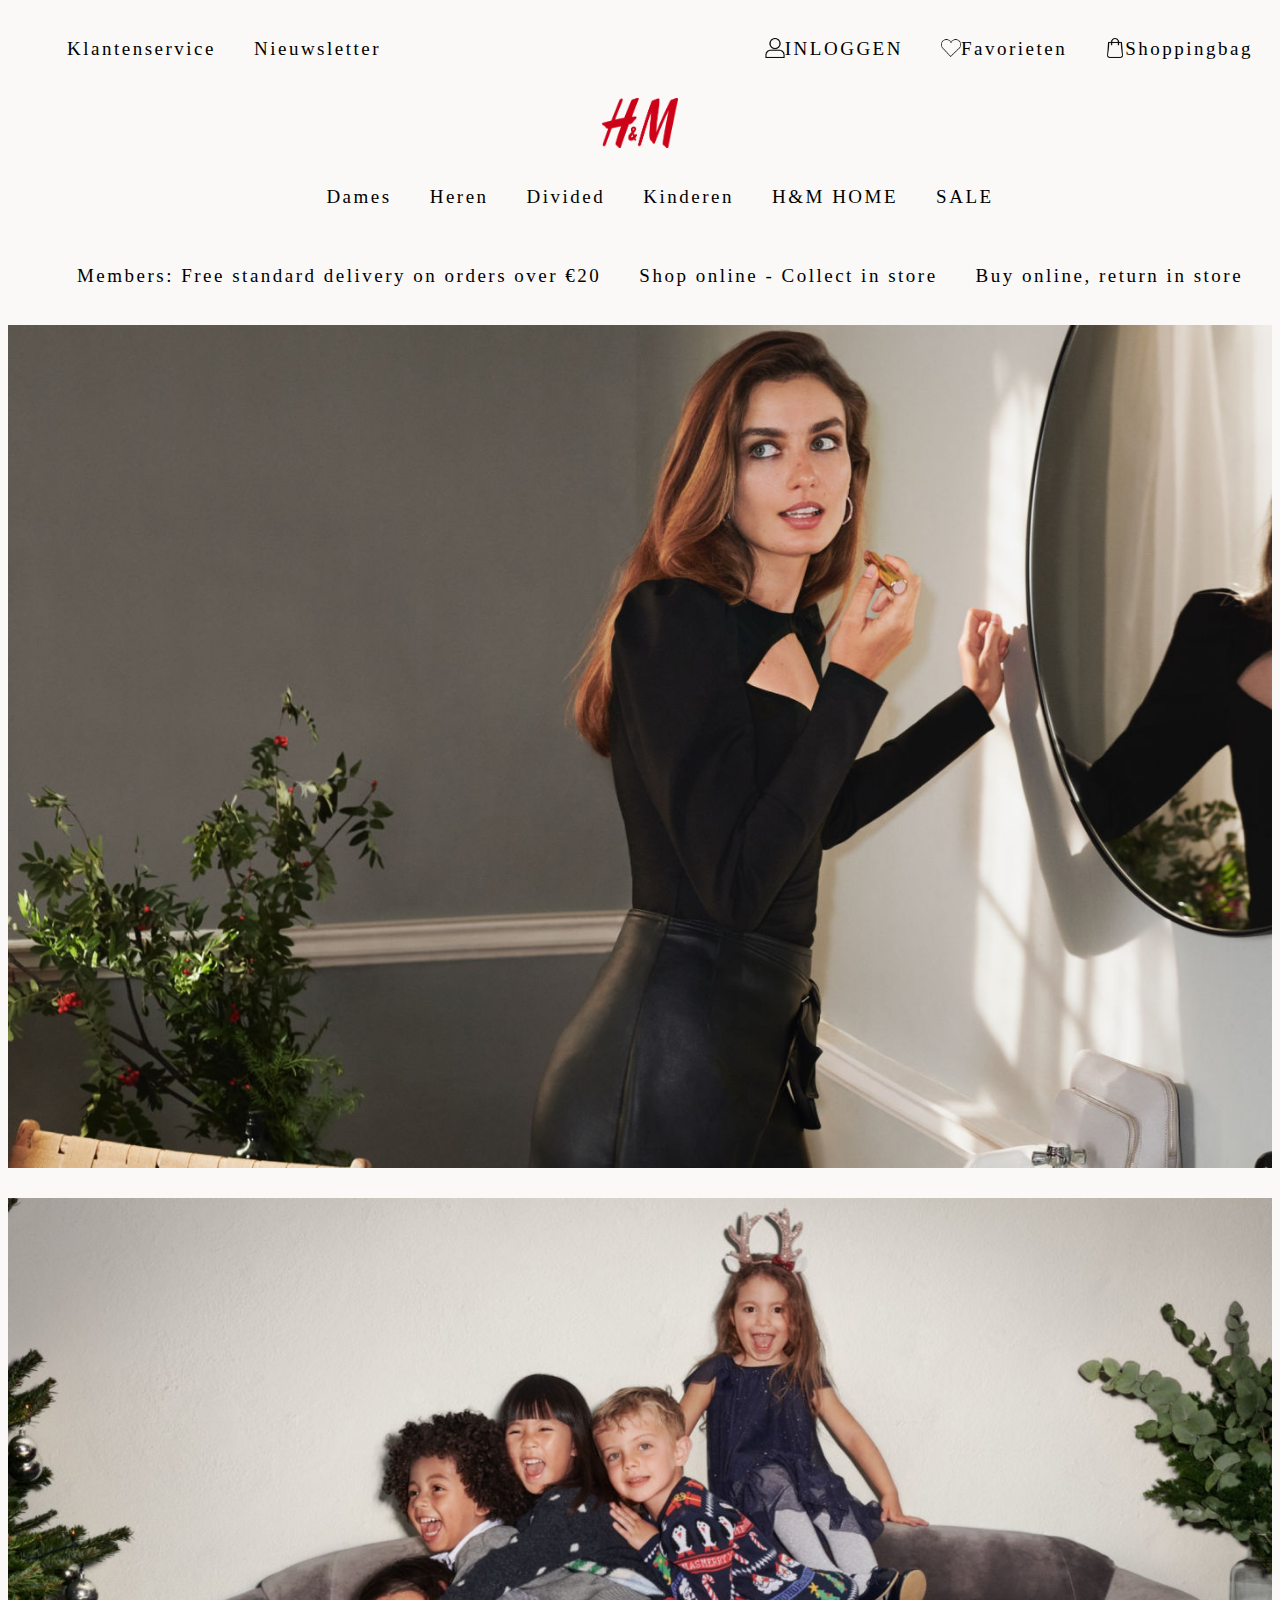
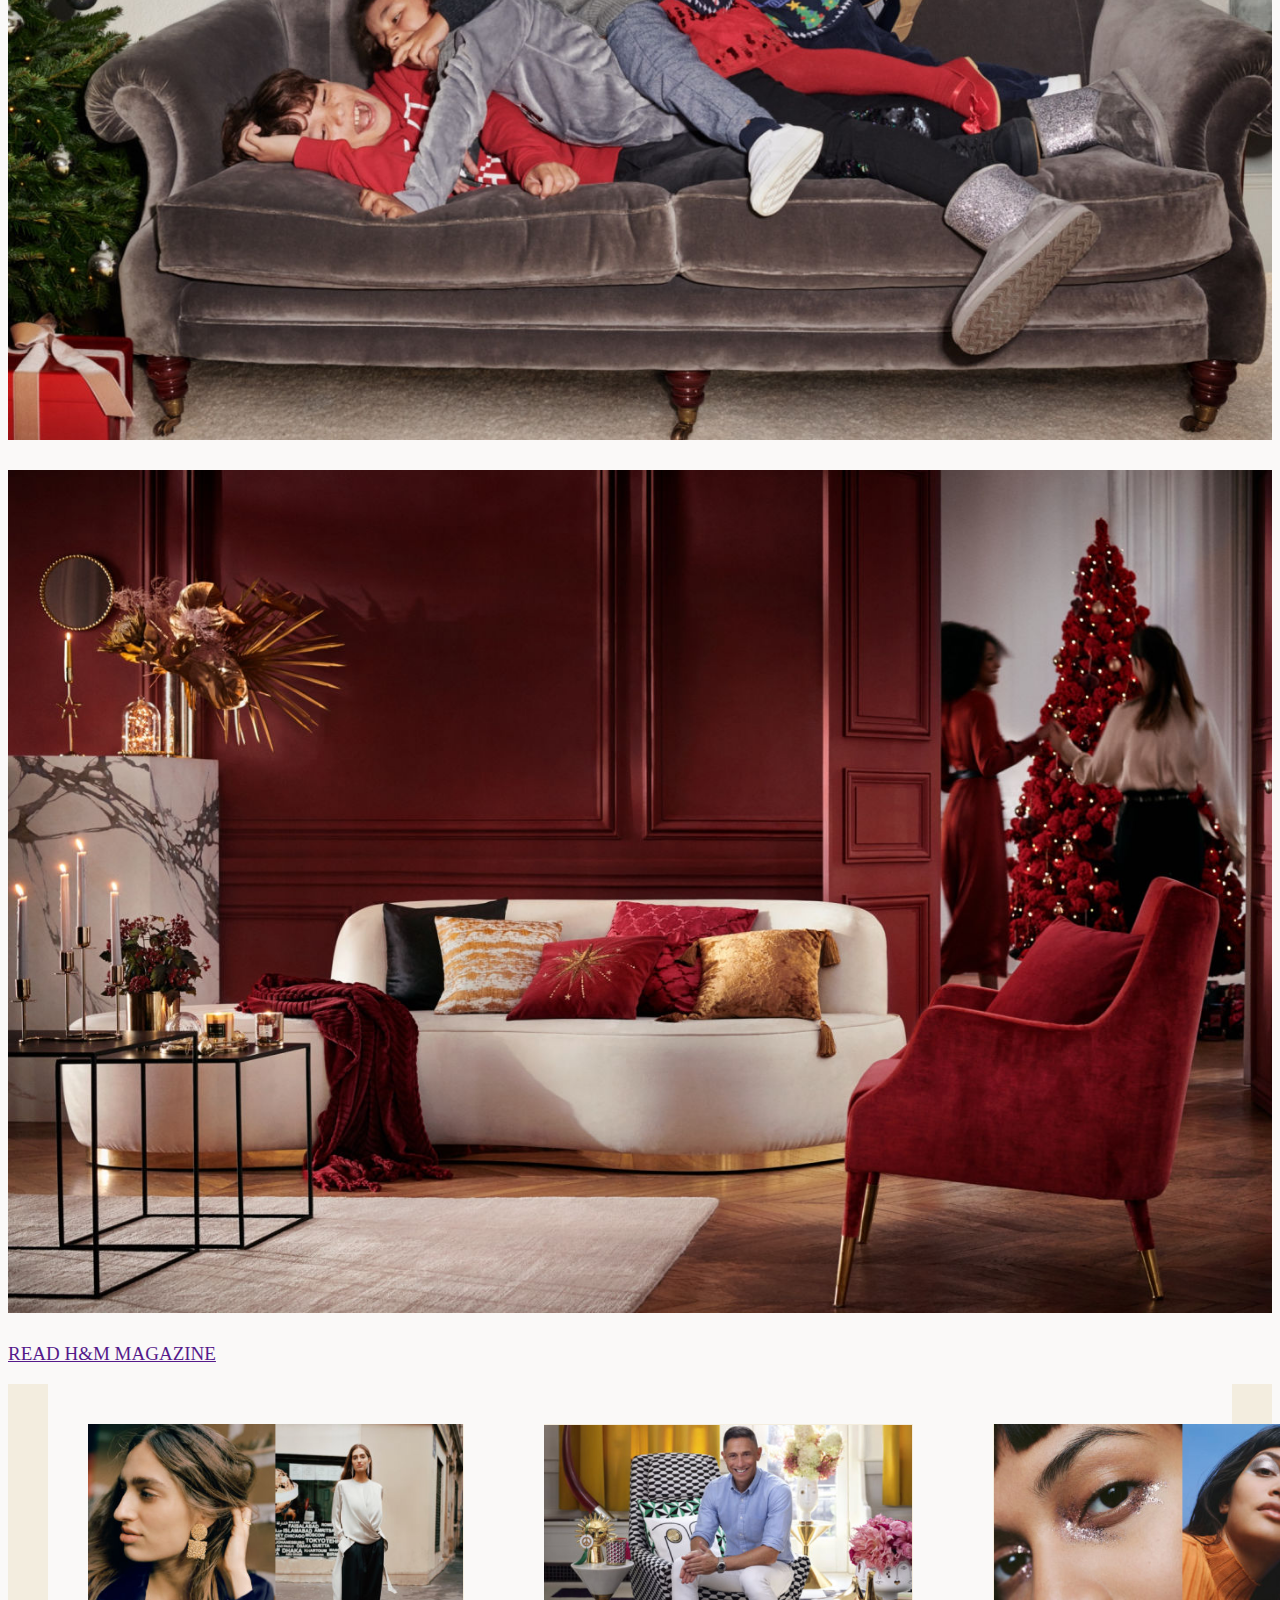
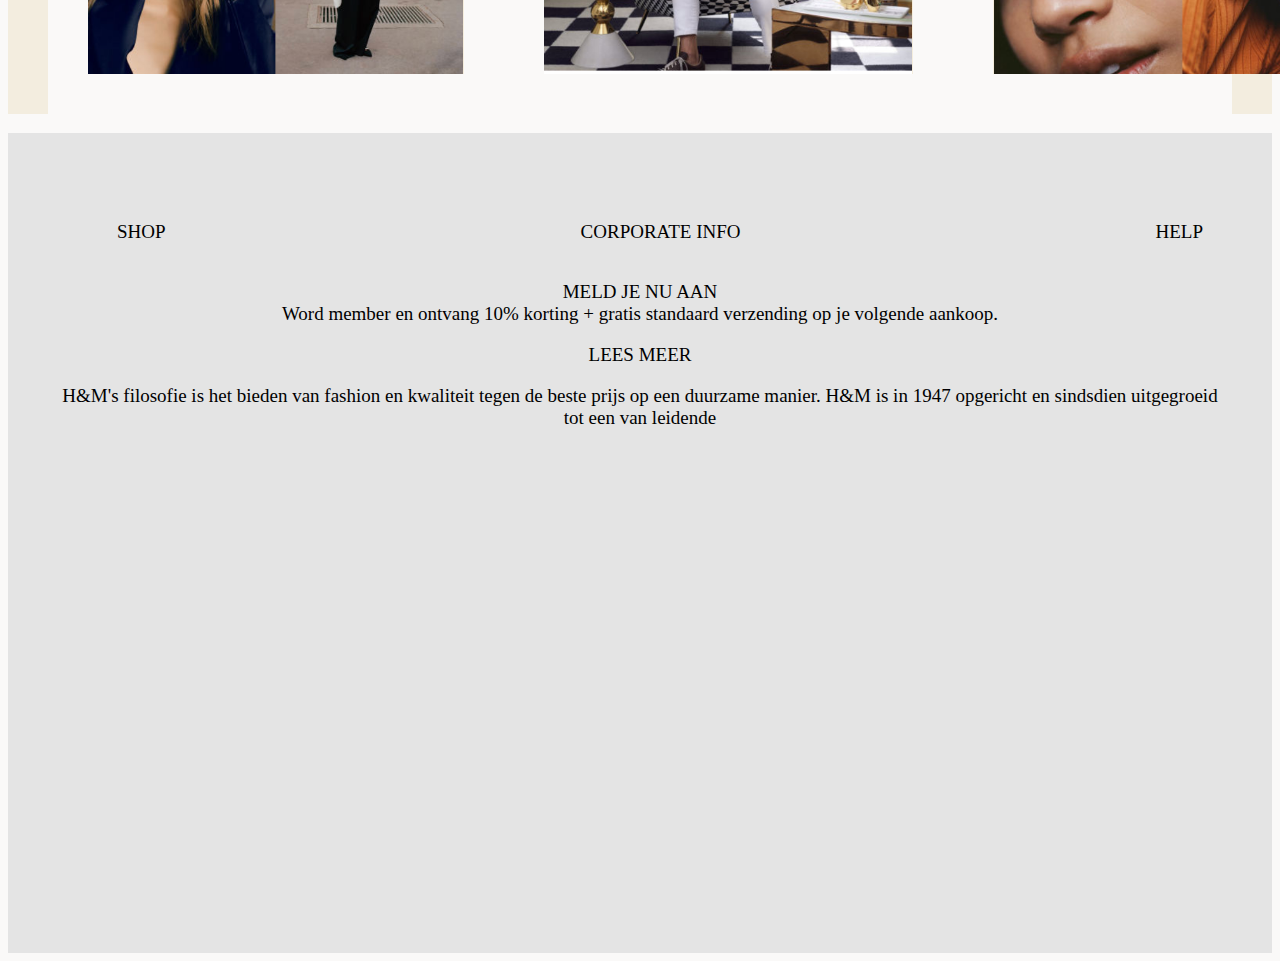
<file: week2/week1/index.html>
<!DOCTYPE html>
<html lang="en">

<head>
	<meta charset="UTF-8">
	<title>Hm site</title>
	<link rel="stylesheet" href="style.css">
</head>

<body>

	<header>

		<nav>

			<ul>
				<div>
					<li>Klantenservice</li>
					<li>Nieuwsletter</li>
				</div>
				<div id="iconen">
					<li><a href="INLOGGEN">INLOGGEN</a><img src="images/pop.png" alt="hartje"></li>
					<li><a href="Favorieten">Favorieten</a><img src="images/hart.png" alt="hartje"></li>
					<li><a href="">Shoppingbag<img src="images/bag.png" alt="hartje"></a></li>
				</div>
			</ul>

			<img src="images/hm.png" alt="hm logo">


			<ul>
				<li>Dames</li>
				<li>Heren</li>
				<li>Divided</li>
				<li>Kinderen</li>
				<li>H&amp;M HOME</li>
				<li>SALE</li>
			</ul>


			<ul>
				<li>Members: Free standard delivery on orders over €20</li>
				<li>Shop online - Collect in store</li>
				<li>Buy online, return in store</li>
			</ul>

		</nav>

	</header>

	<main>
		<article>
			<img src="images/foto1.jpg" alt="mevrouw in zwarte jurk">
			<img src="images/foto3.jpg" alt="kinderen op een bank">
			<img src="images/foto4.jpg" alt="mooie kamer">
		</article>

		<article>
			
			<a href="">READ H&amp;M MAGAZINE</a>
				


			<div id="magazine">
				<figure>
					<img src="images/magazine1.png" alt="">
					<img src="images/Magazine2.png" alt="">
					<img src="images/Magazine3.png" alt="">
				</figure>
			</div>
		</article>

	</main>

	<footer>

		<ul>
			<li>SHOP</li>
			<li>CORPORATE INFO</li>
			<li>HELP</li>

		</ul>

		<p>MELD JE NU AAN <br>Word member en ontvang 10% korting + gratis standaard verzending op je volgende aankoop. </p>

		<p id="link">LEES MEER</p>

		<p>
			H&amp;M's filosofie is het bieden van fashion en kwaliteit tegen de beste prijs op een duurzame manier. H&amp;M is in 1947 opgericht en sindsdien uitgegroeid tot een van leidende


		</p>

	</footer>

</body>

</html>
</file>
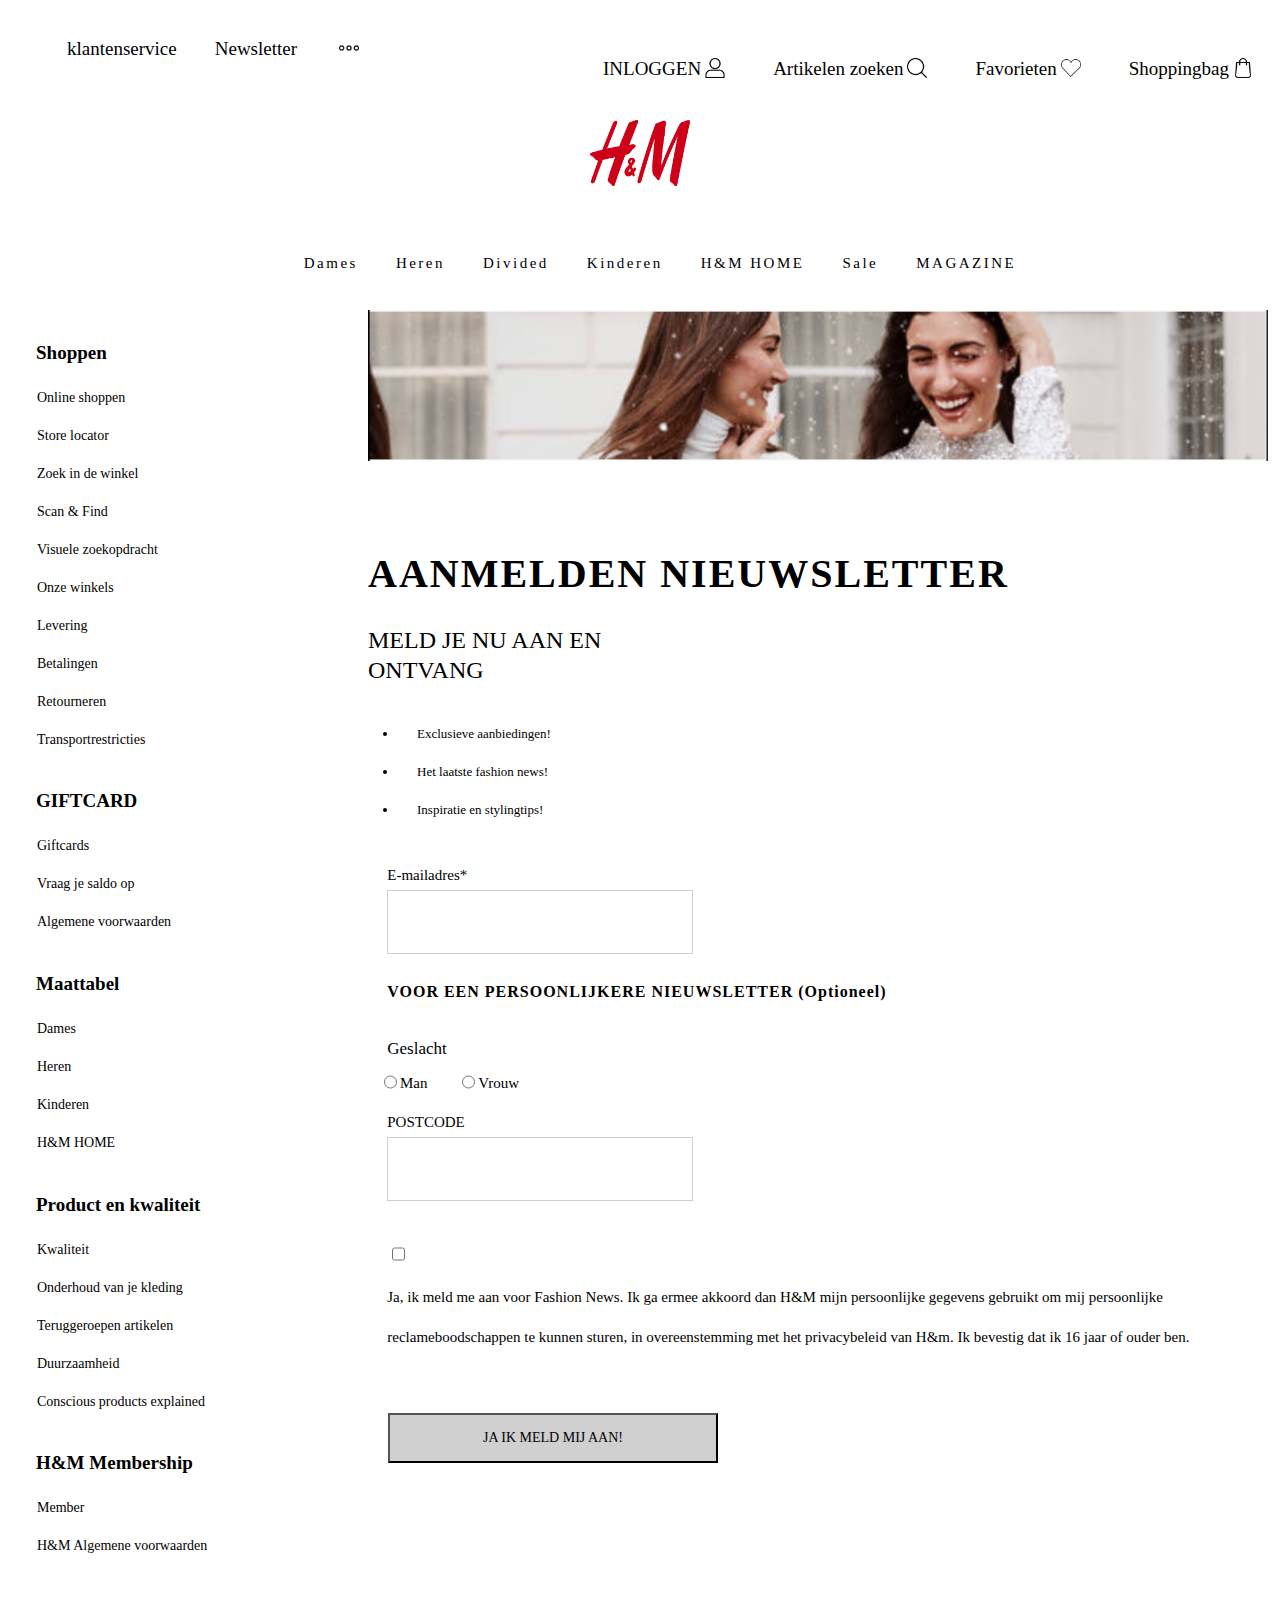
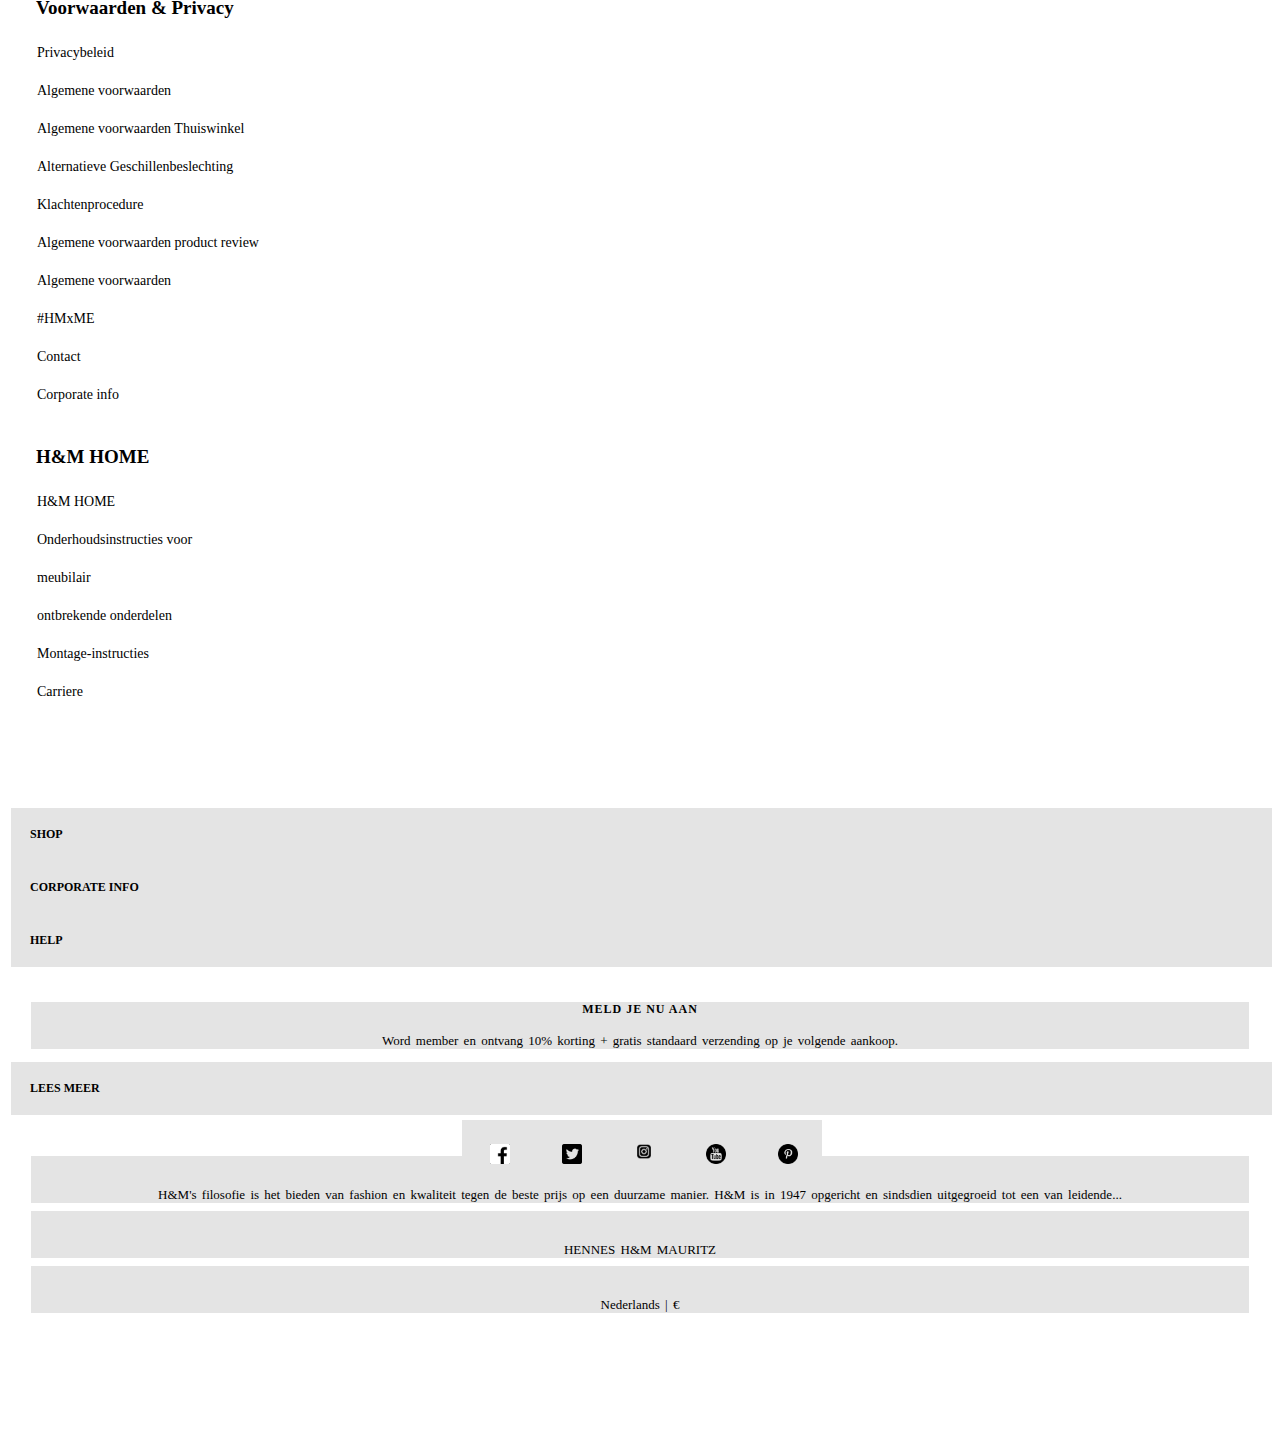
<file: docs/nieuws.html>
<!DOCTYPE html>
<html lang="en">

<head>
	<meta charset="UTF-8">
	<title>nieuwsletter</title>
	<link rel="stylesheet" href="style.css">
	<meta name="viewport" content="width=device-width, initial-scale=1">

</head>

<body class="detail">
	<!--Hamburgermenu achter het icoontje-->
	<div>
		<nav class="navigation">
			<ul id="animator">
				<li>
					<img src="images/pop.png" alt="hartje">
					<a href="INLOGGEN" class="height">INLOGGEN</a>
				</li>
				<!--https://nl.freepik.com/iconen-gratis-->

				<li>HM.com</li>
				<li>Dames</li>
				<li>Divided</li>
				<li>Heren</li>
				<li>Kinderen</li>
				<li>H&amp;M HOME</li>
				<li>Sale</li>
				<li>MAGAZINE</li>

				<li>Klantenservice</li>
				<li>Store locator</li>
				<li><a href="nieuws.html">Newsletter</a></li>
				<li>GIFTCARD</li>
				<li>Modus hoog contrast inschakelen</li>
			</ul>
		</nav>
	</div>

	<!--Navigatie balk-->
	<header>
		<nav>
			<ul>
				<!--Hmaburger icoon-->

				<div class="hamburger">
					<span></span>
				</div>

				<!--Links boven de 3 elementen-->
				<div>
					<li>klantenservice</li>
					<li><a href="nieuws.html">Newsletter</a></li>
					<li><img src="images/3dots.png" alt="drie puntjes"></li>
					<!--https://nl.freepik.com/iconen-gratis-->
				</div>

				<!--Logo rechts naast hamburgermenu, verdwijnt als die groter wordt-->
				<figure>
					<a href="index.html"><img src="images/hm.png" alt="hm logo"></a>
					<!--https://hm.com-->
				</figure>

				<!--Iconen en links rechts boven op de site-->
				<div>
					<li><a href="INLOGGEN">INLOGGEN</a><img src="images/pop.png" alt="hartje"></li>
					<!--https://nl.freepik.com/iconen-gratis-->

					<li><a href="Zoekbalk">Artikelen zoeken</a>
						<img src="images/zoek.png" alt="vergrootglas"></li>
					<!--https://nl.freepik.com/iconen-gratis-->

					<li><a href="Favorieten" class="height">Favorieten</a><img src="images/hart.png" alt="hartje"></li>
					<!--https://nl.freepik.com/iconen-gratis-->

					<li><a href="shoppingbag" class="height">Shoppingbag</a><img src="images/bag.png" alt="hartje"></li>
					<!--https://nl.freepik.com/iconen-gratis-->
				</div>
			</ul>
		</nav>
	</header>


	<main class="mainnieuws">

		<!--Tekst boven de afbeeldingen, verschijnt bij mobiel-->
		<p>Hm.com /Klantenservice /Newsletter</p>

		<!--logo in het midden op de pagina, verdwijnt bij mobiel-->
		<figure>
			<a href="index.html"><img src="images/hm.png" alt="hm logo"></a>
			<!--https://hm.com-->
		</figure>

		<!--Horizontaal menu onder het logo-->
		<div>
			<ul>
				<li>Dames</li>
				<li>Heren</li>
				<li>Divided</li>
				<li>Kinderen</li>
				<li>H&amp;M HOME</li>
				<li>Sale</li>
				<li>MAGAZINE</li>
			</ul>
		</div>

		<!--Menu links op de pagina, verdwijnt bij mobiel-->
		<div>
			<section>
				<h5>Shoppen</h5>
				<ul>
					<li>Online shoppen</li>
					<li>Store locator</li>
					<li>Zoek in de winkel</li>
					<li>Scan &amp; Find</li>
					<li>Visuele zoekopdracht</li>
					<li>Onze winkels</li>
					<li>Levering</li>
					<li>Betalingen</li>
					<li>Retourneren</li>
					<li>Transportrestricties</li>
				</ul>
			</section>

			<section>
				<h5>GIFTCARD</h5>
				<ul>
					<li>Giftcards</li>
					<li>Vraag je saldo op</li>
					<li>Algemene voorwaarden</li>
				</ul>
			</section>

			<section>
				<h5>Maattabel</h5>
				<ul>
					<li>Dames</li>
					<li>Heren</li>
					<li>Kinderen</li>
					<li>H&amp;M HOME</li>
				</ul>
			</section>

			<section>
				<h5>Product en kwaliteit</h5>
				<ul>
					<li>Kwaliteit</li>
					<li>Onderhoud van je kleding</li>
					<li>Teruggeroepen artikelen</li>
					<li>Duurzaamheid</li>
					<li>Conscious products explained</li>
				</ul>
			</section>

			<section>
				<h5>H&amp;M Membership</h5>
				<ul>
					<li>Member</li>
					<li>H&amp;M Algemene voorwaarden</li>
				</ul>
			</section>

			<section>
				<h5>Voorwaarden &amp; Privacy</h5>
				<ul>
					<li>Privacybeleid</li>
					<li>Algemene voorwaarden</li>
					<li>Algemene voorwaarden Thuiswinkel</li>
					<li>Alternatieve Geschillenbeslechting</li>
					<li>Klachtenprocedure</li>
					<li>Algemene voorwaarden product review</li>
					<li>Algemene voorwaarden </li>
					<li>#HMxME</li>
					<li>Contact</li>
					<li>Corporate info</li>
				</ul>
			</section>
			
			<section>
				<h5>H&amp;M HOME</h5>
				<ul>
					<li>H&amp;M HOME</li>
					<li>Onderhoudsinstructies voor</li>
					<li>meubilair</li>
					<li>ontbrekende onderdelen</li>
					<li>Montage-instructies</li>
					<li>Carriere</li>
				</ul>
			</section>
		</div>

		<!--Foto boven aan de pagina-->
		<figure>
			<img src="images/nieuws1.png" alt="twee lachende vrouwen in de sneeuw">
			<!--https://www2.hm.com/nl_nl/customer-service/newsletter.html-->

		</figure>

		<h2>
			AANMELDEN NIEUWSLETTER
		</h2>
		<h3>
			MELD JE NU AAN EN ONTVANG
		</h3>

		<!--Lijst van drie punten bij de form-->
		<div>
			<ul>
				<li>Exclusieve aanbiedingen!</li>
				<li>Het laatste fashion news!</li>
				<li>Inspiratie en stylingtips!</li>
			</ul>
		</div>

		<!--Invul formulier-->
		<form action="bedankt.html">
			<fieldset>

				<label for="email">E-mailadres*</label>
				<input type="email" id="email" >

				<h4>
					VOOR EEN PERSOONLIJKERE NIEUWSLETTER (Optioneel)
				</h4>

				<p>Geslacht</p>
				<div>
					<input type="radio" id="Vrouw" name="geslacht">
					<label for="Vrouw">Vrouw</label>

					<input type="radio" id="Man" name="geslacht">
					<label for="Man">Man</label>
				</div>

				<label for="POSTCODE" id="postcode">POSTCODE</label>
				<input type="text" id="POSTCODE">
				<div>
					<input type="checkbox" id="aanmelden">
					<label for="aanmelden">Ja, ik meld me aan voor Fashion News. Ik ga ermee akkoord dan H&amp;M mijn persoonlijke gegevens gebruikt om mij persoonlijke reclameboodschappen te kunnen sturen, in overeenstemming met het privacybeleid van H&amp;m. Ik bevestig dat ik 16 jaar of ouder ben. </label>

				</div>
			</fieldset>
			<button type="submit"> JA IK MELD MIJ AAN!</button>

		</form>

	</main>


	<footer>

		<!--Menu in de footer -->
		<ul>
			<li>SHOP</li>
			<li>CORPORATE INFO</li>
			<li>HELP</li>
		</ul>

		<h4>MELD JE NU AAN </h4>

		<p>Word member en ontvang 10% korting + gratis standaard verzending op je volgende aankoop. </p>

		<ul>
			<li>LEES MEER</li>
		</ul>

		<!--Social media iconen in de footer-->
		<ul>
			<li><img src="images/facbook.png" alt=""></li>
			<!--https://google-->
			<li><img src="images/twitter.png" alt=""></li>
			<!--https://google-->
			<li><img src="images/insta.png" alt=""></li>
			<!--https://google-->
			<li><img src="images/youtube.png" alt=""></li>
			<!--https://google-->
			<li><img src="images/pinterest.png" alt=""></li>
			<!--https://google-->
		</ul>

		<!--tekst onder de iconen-->
		<p>
			H&amp;M's filosofie is het bieden van fashion en kwaliteit tegen de beste prijs op een duurzame manier. H&amp;M is in 1947 opgericht en sindsdien uitgegroeid tot een van leidende...
		</p>

		<p>
			HENNES H&amp;M MAURITZ
		</p>

		<p>Nederlands | €</p>

	</footer>
	<script src="hm.js"></script>
</body>

</html>
</file>
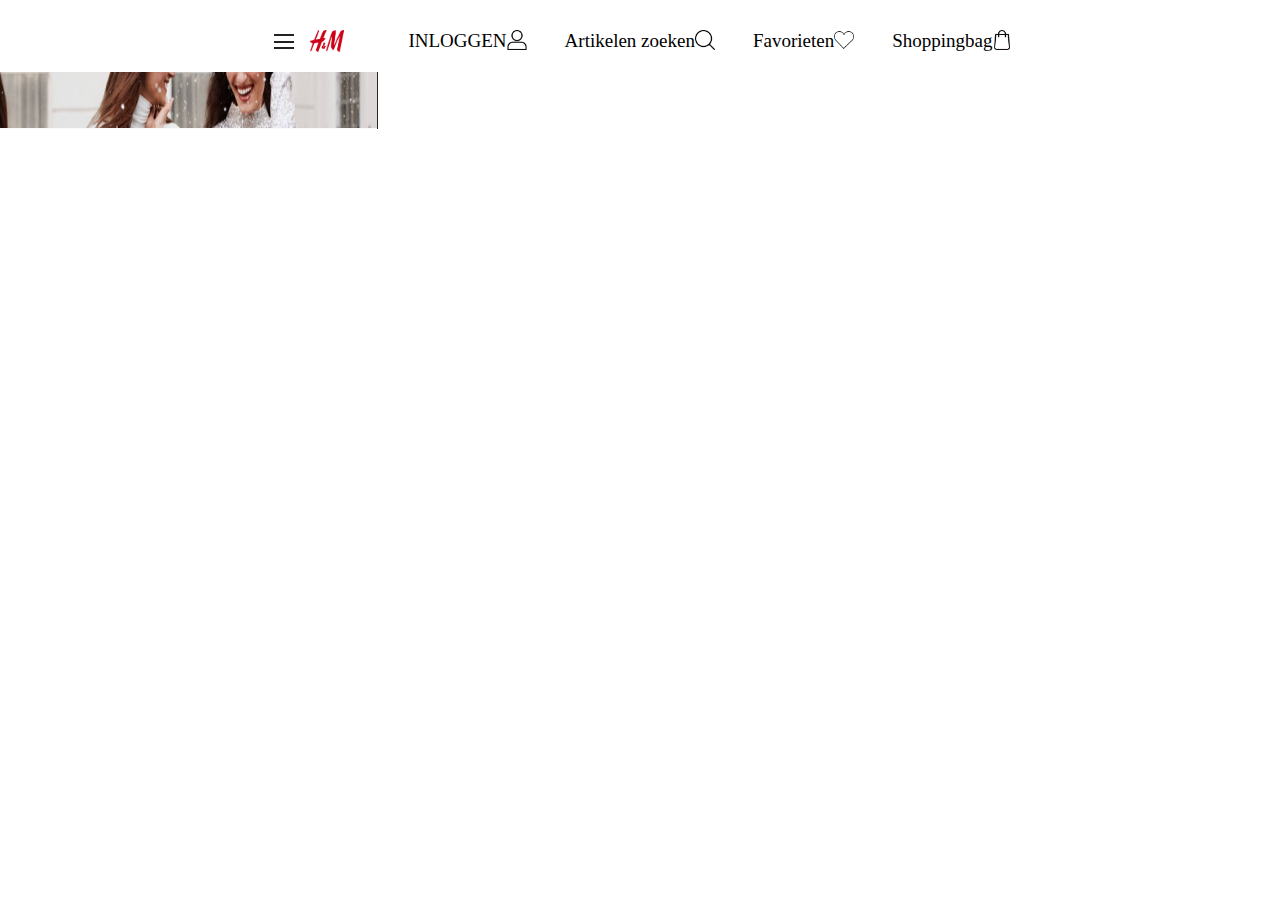
<file: docs/images/nieuwsletter.htm>
<!DOCTYPE html>
<!-- saved from url=(0040)http://127.0.0.1:57069/week1/nieuws.html -->
<html lang="en"><head><meta http-equiv="Content-Type" content="text/html; charset=UTF-8">
	
	<title>nieuwsletter</title>
	<link rel="stylesheet" href="./nieuwsletter_files/style.css">
	<meta name="viewport" content="width=device-width, initial-scale=1">

</head>
<body>

	<header>

		<nav>

			<ul>
				<div class="hamburger">
					<span></span>
				</div>

				<figure>
					<img src="./nieuwsletter_files/hm.png" alt="hm logo">
				</figure>


				<div id="iconen">
					<li><a href="http://127.0.0.1:57069/week1/INLOGGEN">INLOGGEN</a><img src="./nieuwsletter_files/pop.png" alt="hartje"></li>

					<li><a href="http://127.0.0.1:57069/week1/Zoekbalk">Artikelen zoeken</a>
						<img src="./nieuwsletter_files/zoek.png" alt="vergrootglas"></li>

					<li><a href="http://127.0.0.1:57069/week1/Favorieten">Favorieten</a><img src="./nieuwsletter_files/hart.png" alt="hartje"></li>

					<li><a href="http://127.0.0.1:57069/week1/shoppingbag">Shoppingbag</a><img src="./nieuwsletter_files/bag.png" alt="hartje"></li>
				</div>


			</ul>

		</nav>

	</header>

	<main>
		<figure>
			<img id="nieuwsletter" src="./nieuwsletter_files/nieuws1.png" alt="twee lachende vrouwen in de sneeuw">
		</figure>
	</main>

	<script src="./nieuwsletter_files/hm.js"></script>



</body></html>
</file>
<file: week2/week1/style.css>
* {
	background-color: #FAF9F8;
	font-family: avenir next;
	font-size: 19px;
}

nav a {
	text-decoration: none;
	color: black;
}

nav ul {
	
	display: flex;
	flex-direction: row;
	list-style-type: none;
	justify-content: center;
	letter-spacing: 2.5px;
	font-weight: 400;

}


div img {
	width: 20px;
	height: auto;
}

li:hover {
	text-decoration: underline;
}

li {
	padding: 1rem;
}

ul:first-child {
	display: flex;
	flex-direction: row;
	justify-content: space-between;
}

ul:first-child div {
	display: flex;
}

img {
	height: 50px;
	display: block;
	margin-left: auto;
	margin-right: auto;
	margin-bottom: 1px;
}

/ul:last-child {
	width: 800;
	font-size: 16px;
	margin: 40px;
	align-items: center;
}


article {
	margin-left: auto;
	margin-right: auto;
}

article img {
	height: 845px;
	margin-bottom: 30px;
	max-width: 100%;
	height: auto;
}

#iconen img {
	float: left;
}

#iconen {
	word-spacing: 20px;
}

footer{
	background-color: #E4E4E4;
	height: 720px;
	padding: 50px;
	
}

footer ul{
	display: flex;
	flex-direction: column;

	background-color: #E4E4E4;
	list-style-type: none;
	
}

footer li {
		background-color: #E4E4E4;
}

footer p{
	background-color: #E4E4E4;
	text-align: center;

}

article p {
	text-align: center;
}

article a {
	
}

#magazine img {
	height: 250px;
	width: auto;
	margin: 40px;
	
}

#magazine {
	background-color: #F3EDDF;
	
}

#magazine figure{
	display: flex;
	flex-direction: row;
}
</file>
<file: docs/style.css>
/*Algemeen*/
* {

	font-family: avenir next;
	font-size: 19px;
}

li:hover {
	text-decoration: underline;
}

li {
	padding: 1rem;
}

a {
	text-decoration: underline;
	color: black;
	text-decoration: none;
}

a:hover {
	color: red;
}

li:hover {
	color: red;
}


/*Navigatie*/

/*link*/
ul:first-child div {
	display: flex;
}

/*Navigatie balk boven in*/
header {
	background-color: white;
	height: 30px;
	left: 0;
	padding: 21px 0;
	position: fixed;
	top: 0;
	width: 100%;
}

/*Iconen & logo*/
nav ul {
	display: flex;
	list-style-type: none;
	margin-top: -10px;
}

/*iconen + tekst*/
header nav ul div:last-child {
	margin-left: 500px;
	margin-top: 20px;
}




/*Iconen*/
li img {
	height: 20px;
	padding: -40px;
	float: right;
	width: 20px;
}

/*logo in het midden op de pagina*/
.mainindex figure:nth-of-type(1) img {
	display: flex;
	width: 100px;
	margin: auto;
	justify-content: center;
	margin-top: 40px;
	margin-bottom: -50px;
	transition: width 1s, height 1s, background-color 1s, transform 1s;

}

.mainindex figure:nth-of-type(1) img:hover {
	transform: rotate(360deg);
}

/*Horizontale menu onder logo*/
main div:nth-of-type(1) ul li {
	font-size: 15px;
	display: flex;
	float: left;
}

main div:nth-of-type(1) ul {
	margin-top: 100px;
	display: flex;
	justify-content: center;
}

/*3 zinnen boven de afbeeldingen*/
main div:nth-of-type(2) ul {
	display: flex;
	justify-content: center;
	margin: auto;
	width: 1050px;
}

main div:nth-of-type(2) ul li {
	font-size: 14px;
}

/*Logo*/
nav figure img {
	height: 22px;
	margin-left: -39px;
}

/*hamburger menu*/
div.hamburger {
	width: 1.1rem;
	height: 0.8rem;
	position: relative;
	display: flex;
	align-items: center;
	margin-top: 20px;
	left: -15px;
	top: 3px;
}

.hamburger span {
	height: 0.1rem;
	width: 10rem;
	display: block;
	background: #222222;
}

.hamburger span::before,
span::after {
	content: '';
	height: 0.1rem;
	width: 100%;
	position: absolute;
	background: #222222;
}

.hamburger span::before {
	top: 0px;

}

.hamburger span::after {
	bottom: 0px;
}

/*Einde van de header*/


/*Hoofdpagina foto's*/
/*tekst boven afbeeldingen*/
main p {
	font-size: 11px;
	text-align: center;
	font-weight: 270;
	margin: 110px 0 25px 0;
}

main li {
	justify-content: center;
	list-style-type: none;
	letter-spacing: 2.5px;
	font-size: 24px;
	font-weight: 540;
}

article ul {
	text-align: center;
	margin-right: 45px;
}

/*Grote foto's op hoofdpagina*/
main article:first img {
	margin-top: 20px;
	margin-left: 15px;
	margin-right: 30px;
	height: 100%;
	width: 330px;
}

/*Einde hoofdpagina foto's*/


/*Magazine afbeeldingen*/

.mainindex section:first-child div article {
	width: 400px;
}

.mainindex section:nth-of-type(1) {
	background: #f4eddd;
	padding: 48px 24px;
	text-align: center;
}

.mainindex section:nth-of-type(1) div article img {
	width: 400px;
}

/*tekst boven de afbeeldingen*/
h2 {
	text-align: center;
	background-color: #f4eddd;
	font-size: 25px;
	font-weight: 600;
	letter-spacing: 2px;
}

/*link boven de afebeeldingen*/
section li a {
	font-size: 13px;
	text-align: center;
	margin-right: 40px;
	background-color: #f4eddd;
	text-decoration: underline;
	letter-spacing: 3px;
}

article img {
	max-width: 100%;
}

/*Witte vlak om de magazine afbeeldingen*/
article {
	background-color: white;
	margin-bottom: 35px;
	padding-bottom: 20px
}

/*Tekst onder de afbeeldingen magazine*/
article p {
	text-align: center;
	font-size: 13px;
	line-height: 20px;
	margin-top: 20px
}

h3 {
	font-size: 16px;
	text-align: center;
	line-height: 20px;
	font-weight: 540;
	max-width: 250px;
	margin: auto;
	margin-bottom: 30px;
}

main article img {
	display: flex;
	margin-bottom: 20px;
}

/*Link onder de afbeeldingen magazine*/
article a {
	font-size: 10px;
	margin-bottom: 30px;
}

/*laatste groene border*/

.mainindex section:last-child {
	box-sizing: border-box;
	max-height: 125px;
	max-width: 325px;
	padding: 10px;
	background-color: #C1C5A3;
	color: white;
	margin: 25px auto 20px;
}

main section:last-child h3 {
	margin: 10px 50px 0;
	font-size: 15px;
}

main section:last-child p {
	font-size: 12px;
	text-align: center;
	margin: 5px 20px;
	font-weight: 100
}

/*Einde laatste groene border*/
/*Einde magazine afbeeldingen*/


/*Footer*/
footer {
	height: 650px;
}

/*Link Lijst in de Footer*/
footer ul {
	list-style-type: none;
	margin-top: 0px;
	padding: 25px 0 0 3px;
	font-weight: 600;
	margin-bottom: -15px;
	margin-top: -20px;
}

footer li {
	background-color: #E4E4E4;
	font-size: 12px;
}

/*Tekst in footer "meld je nu aan"*/
h4 {
	text-align: center;
	font-size: 12px;
	font-weight: 550;
	margin-top: 50px;
	margin-bottom: -23px;
	letter-spacing: 1px;
}

/*Tekst onder de Social media iconen*/
footer p {
	background-color: #E4E4E4;
	text-align: center;
	font-size: 13px;
	line-height: 17px;
	margin: 8px 23px;
	font-weight: 440;
	padding-top: 30px;
	word-spacing: 2px;
}

/*Social media iconen*/
footer img {
	width: 20px;
	height: auto;
	padding: 5px;
}

/*Alle social media iconen*/
footer ul:nth-of-type(3) {
	display: flex;
	justify-content: center;
	margin-bottom: -40px;

}

/*Animatie van de footer*/
footer,
footer ul,
footer h4,
footer p,
footer li {
	animation: pulse 5s infinite;
}

@keyframes pulse {
	0% {
		background-color: #949494;
		color: white
	}

	100% {
		background-color: #e4e4e4;
		color: black;
	}
}

/*Social media iconen worden groter bij hover*/
footer ul:nth-of-type(3) img:hover {
	width: 40px;
}

/*hamburger menu*/
div .navigation {
	margin-left: -12px;
}

div .navigation ul {
	background-color: #FAF9F8;
	display: flex;
	flex-direction: column;
	margin-top: -20px;
	margin-left: -35px;
	width: 100%;
	transform: translateX(-100%);
	position: absolute;
}

div .navigation ul.active {
	transform: translateX(0);
}

.navigation ul li:first-child {
	background-color: #EDDED8;
}

/*einde hamburger menu*/
/*Einde Footer*/

/*Nieuwsletter pagina*/

/*Titel form*/

.mainnieuws figure:nth-of-type(1) img {
	display: flex;
	width: 100px;
	margin: auto;
	justify-content: center;
	margin-top: 40px;
	margin-bottom: -50px;
	transition: width 1s, height 1s, background-color 1s, transform 1s;
}

.mainnieuws figure img:hover {
	transform: rotate(360deg);
}

.detail h2 {
	font-size: 40px;
	text-align: left;
	line-height: 36px;
	background-color: white;
	margin-top: 90px;
	margin-left: 360px
}

/*tekst onder de titel*/
.detail h3 {
	text-align: left;
	font-size: 24px;
	line-height: 30px;
	margin-left: 360px;
	font-weight: 500;
}

/*Invulformulier*/
/*lijst van drie punten in het form*/
.detail .mainnieuws div:nth-of-type(3) ul li {
	list-style-type: disc;
	font-size: 13px;
	margin-left: 350px;
	letter-spacing: 0px;
	line-height: 0px;
}

/*MELD JE NU AAN tekst*/
form h4 {
	margin: 25px 0px;
	text-align: left;
	line-height: 25px;
	font-size: 16px;
	margin-left: -135px;
}

.detail .menunieuws form fieldset div:nth-of-type(1) {
	width: 200px;
}

/*Geslacht in het form*/
form p {
	font-size: 17px;
	margin-top: auto;
	margin-bottom: -10px;
	display: flex;
	justify-content: flex-start;
	margin-left: -135px;
}

.detail .menunieuws form fieldset div:nth-of-type(2) label {
	margin-top: 40px;
}

/*het Form naast menulinks krijgen*/
.detail fieldset label:first-child {
	margin-left: -135px;
}

.detail fieldset #postcode {
	margin-left: -135px;
}

/*tekst vlakken*/
input {
	border: 1px solid #D0D0D0;
	height: 40px;
	margin-left: -135px;
	transition: border-width 0.6s linear;
}

/*hover bij de tekstvelden*/
input:hover {
	border-width: 10px;
}

input:focus {
	background-color: #FCEEF9;
}

input:active {
	border-color: #BD2725;
}

label {
	display: block;
	font-size: 13px;
	text-align: left;
	margin-bottom: -5px;
	margin-left: 0px;
}

.detail main figure:first-child img {
	margin-top: 60px;
	margin-left: 750px;
	margin-bottom: -80px;
	width: 100px;
	height: auto;
}

form div:last-child {
	margin-left: 40px;
}

/*Afbeelding bovenaan de site nieuws*/
.detail .mainnieuws figure:nth-of-type(2) img {
	width: 76%;
	margin-left: 320px;
}

/*Geslacht naast elkaar*/
.detail form div {
	display: flex;
	align-items: center;
	margin-left: 75px;
}

.detail form div:last-child {
	display: flex;
	align-items: flex-start;
	margin-left: -45px;
	margin-top: 30px;
}

/*Knop voor de nieuwletter*/
button {
	background-color: #D0D0D0;
	margin: 40px auto 40px 380px;
	width: 330px;
	height: 50px;
	font-size: 14px;
	font-weight: 500;
	margin-top: 200px;

	transition: width 1s, height 1s, background-color 1s, transform 1s;
}

button:hover {
	background-color: #BD2725;
	transform: rotate(180deg);
	color: white;
}

fieldset {
	border: none;
	line-height: 40px;
	margin-left: 500px;
}

/*Tekst velden groter maken*/
.detail form fieldset #email {
	width: 300px;
	height: 40px;
}

.detail form fieldset #POSTCODE {
	width: 300px;
	height: 40px;
}

/*menulinks*/
.detail .mainnieuws div:nth-of-type(2) {
	position: absolute;
	margin-left: -40px;
	list-style-type: none;
	display: flex;
	flex-direction: column;
}

.detail .mainnieuws div:nth-of-type(2) ul {
	display: flex;
	flex-direction: column;
	margin-left: 10px;
	margin-top: 30px;
	width: 300px;
}

.detail .mainnieuws div:nth-of-type(2) ul li {
	font-size: 14px;
	line-height: 0px;
	display: flex;
	flex-direction: column;
	letter-spacing: 0px;
	width: 300px;
}

.detail .mainnieuws div:nth-of-type(2) h5 {
	margin-left: 68px;
	margin-bottom: -15px;
	font-weight: 600;
}


/*Verschillende breakpoints*/
@media (max-width: 1000px) {
	/*je past hier iets aan op de mobiel versie*/

	main article:first-child img {
		width: 90%;
	}

	.mainindex figure img {
		display: none;
	}

	main div:nth-of-type(2) ul {
		margin-top: 80px;
	}

	header nav ul div:last-child a {
		display: none;
	}

	main div:nth-of-type(2) ul li {
		display: none;
	}

	.detail .mainnieuws figure:nth-of-type(2) img {
		width: 117%;
		margin-left: -50px;
	}

	.detail h2 {
		font-size: 28px;
		text-align: left;
		margin-top: 90px;
		margin-left: 0px;
	}

	.mainindex figure:nth-of-type(1) img {
		display: none;
	}

	.detail .mainnieuws div:nth-of-type(2) {
		display: none;
	}

	.detail .mainnieuws figure:nth-of-type(1) img {
		display: none;
	}

	main div:nth-of-type(1) ul {
		display: none;
	}

	header nav ul div:last-child {
		margin-left: 30px;
		margin-top: 0px;
		padding: -10px;
	}

	header ul #hamburger span {
		display: none;
	}

	.mainindex section:nth-of-type(1) div article img {
		width: 150%;
	}

	.mainindex section:nth-of-type(1) div article {
		width: 100%;
		margin-left: -10px;
	}

	main p:first-child {
		margin-bottom: -60px;
		margin-top: 90px;
	}

	header nav ul div:nth-of-type(2) {
		display: none;
	}

	.detail form button {
		margin-left: 30px;
	}

	button {
		margin-top: 20px;
	}

	.detail h4 {
		margin-left: 0px;
	}

	.detail h3 {
		margin-left: 0px;
	}

	.detail .mainnieuws div:nth-of-type(3) {
		margin-left: -350px;
	}

	.detail form fieldset p {
		margin-left: -300px;
	}

	.detail form fieldset input {
		margin-left: 0px;
	}

	.detail form fieldset {
		margin-left: 0px;
	}

	.detail fieldset label:first-child {
		margin-left: 0px;
	}

	.detail fieldset #postcode {
		margin-left: 0px;
	}

	.mainindex section:nth-of-type(1) div {
		margin: 10px;
		position: inherit;
		width: 100%
	}

	#magazine {
		width: 93%;
	}

	.detail .mainnieuws figure:nth-of-type(2) img {
		margin-top: 50px;
		margin-bottom: -80px;
		width: 115%;
	}

	.detail form div {
		margin-left: 0px;
	}

	.detail form div:last-child {
		margin-left: 0px;
	}

	form p {
		display: inherit;
	}
}

@media (min-width: 1000px) {
	/*je past hier iets aan bij de laptop versie*/

	li img {
		margin-left: 4px;
	}

	header nav ul div:last-child {
		margin-left: auto;
	}

	.mainindex article:nth-of-type(1) img {
		width: 1200px;
		margin: auto;
		margin-bottom: 60px;
	}

	.mainindex article:nth-of-type(1) ul {
		display: none;
	}

	header nav ul div:last-child li {
		display: flex;
		justify-content: flex-end;
		margin-left: 10px;
	}

	.hamburger {
		display: none;
	}

	main p:first-child {
		display: none;
		margin-bottom: 400px;
	}

	header figure img {
		display: none;
	}

	.mainindex section:nth-of-type(1) div {
		display: flex;
		justify-content: center;
		margin: auto;
	}

	.mainindex section:nth-of-type(1) div article {
		margin: 40px;
	}

	.mainindex section:last-child {
		display: none;
	}


	footer {
		margin-top: 110px;
		width: 100%;
	}

	header {
		position: inherit;
	}

	header nav ul .hamburger {
		display: none;
	}

	.detail footer {
		margin-top: 900px;
	}

	.detail fieldset label {
		font-size: 15px;
	}

	form div:last-child label {
		margin-left: -95px;
		width: 900px;
	}

	form div:last-child input {
		margin-left: -90px;
	}

	.detail form fieldset #email {
		height: 60px;
	}

	.detail form fieldset #POSTCODE {
		height: 60px;
	}
}
</file>
<file: docs/images/nieuwsletter_files/style.css>
* {

	font-family: avenir next;
	font-size: 19px;
}

li:hover {
	text-decoration: underline;
}

li {
	padding: 1rem;
}

a {
	text-decoration: underline;
	color: black;
	text-decoration: none;
}



/*Navigatie*/

/*link*/
ul:first-child div {
	display: flex;
}

header {
	background-color: white;
	height: 30px;
	left: 0;
	padding: 21px 0;
	position: fixed;
	top: 0;
	width: 100%;
}

nav ul {
	display: flex;
	list-style-type: none;
	justify-content: center;
	margin-top: -10px;
}

/*iconen*/
li img {
	height: 20px;
	padding: -40px;
	float: right;
	width: 20px;
}

/*Logo*/
nav figure img {
	height: 22px;
	margin-left: -39px;
}

/*hamburger menu*/
div.hamburger {
	width: 1.1rem;
	height: 0.8rem;
	position: relative;
	display: flex;
	align-items: center;
	margin-top: 20px;
	left: -15px;
	top: 3px;
}

.hamburger span {
	height: 0.1rem;
	width: 10rem;
	display: block;
	background: #222222;
}

.hamburger span::before,
span::after {
	content: '';
	height: 0.1rem;
	width: 100%;
	position: absolute;
	background: #222222;
}

.hamburger span::before {
	top: 0px;

}

.hamburger span::after {
	bottom: 0px;
}

/*Einde van de header*/


/*Hoofdpagina foto's*/
/*tekst boven afbeeldingen*/
main p:first-child {
	font-size: 11px;
	text-align: center;
	font-weight: 270;
	margin: 110px 0 25px 0;
}

main li {
	justify-content: center;
	list-style-type: none;
	letter-spacing: 2.5px;
	font-size: 24px;
	font-weight: 540;
}

article ul {
	text-align: center;
	margin-right: 45px;
}

#hoofdfoto img {
	margin-top: 20px;
	margin-left: 15px;
	margin-right: 30px;
	height: 100%;
	width: 330px;

}



/*Einde hoofdpagina foto's*/


/*Magazine afbeeldingen*/
#magazine {
	background: #f4eddd;
	padding: 48px 24px;
	text-align: center;
}



h2 {
	text-align: center;
	background-color: #f4eddd;
	font-size: 25px;
	font-weight: 600;
	letter-spacing: 2px;
}

section li a {
	font-size: 13px;
	text-align: center;
	margin-right: 40px;
	background-color: #f4eddd;
	text-decoration: underline;
	letter-spacing: 3px;

}

article img {
	max-width: 100%;
}

article {
	background-color: white;
	margin-bottom: 35px;
	padding-bottom: 20px
}

article p {
	text-align: center;
	font-size: 13px;
	line-height: 20px;
	margin-top: 20px
}

h3 {
	font-size: 16px;
	text-align: center;
	line-height: 20px;
	font-weight: 540;
	max-width: 250px;
	margin: auto;
	margin-bottom: 30px;

}

main article img {
	display: flex;
	width: 400px;
}

article a {
	font-size: 10px;
	margin-bottom: 30px;
}

/*laatste groene border*/

main section:last-child {
	box-sizing: border-box;
	max-height: 125px;
	max-width: 325px;
	padding: 10px;
	background-color: #C1C5A3;
	color: white;
	margin: 25px auto 20px;
}

main section:last-child h3 {
	margin: 10px 50px 0;
	font-size: 15px;
}

main section:last-child p {
	font-size: 12px;
	text-align: center;
	margin: 5px 20px;
	0px 20px;
	font-weight: 100
}



/*Einde laatste groene border*/

/*Einde magazine afbeeldingen*/





/*Footer*/

footer {
	background-color: #e4e4e4;
	height: 648px;
	width: 100%;
}

footer ul {
	list-style-type: none;
	margin-top: 0px;
	padding: 25px 0 0 3px;
	font-weight: 600;
	margin-bottom: -15px;
	margin-top: -20px;
}

footer li {
	background-color: #E4E4E4;
	font-size: 12px;

}

h4 {
	text-align: center;
	font-size: 12px;
	font-weight: 550;
	margin-top: 50px;
	margin-bottom: -23px;
	letter-spacing: 1px;
}

footer p {
	background-color: #E4E4E4;
	text-align: center;
	font-size: 13px;
	line-height: 17px;
	margin: 8px 23px;
	font-weight: 440;
	padding-top: 30px;
	word-spacing: 2px;

}

footer img {
	width: 20px;
	height: auto;
	padding: 5px;

}


footer #container {
	display: flex;
	justify-content: center;
	margin-bottom: -40px;
}

/*Einde Footer*/

/*nieuwsletter pagina*/


main figure #nieuwsletter 
{
    width: 380px;
    height: 100px;
	margin-left: -50px;
	margin-top: 10px;
	
}





@media (max-width: 1000px) {

	.height {
		transform: translateX(-100%);
	}

	#menu {
		position: absolute;
		left: -100%;
	}

	#iconen a {
		display: none;
	}

}

@media (min-width: 1030px) {
	nav ul {
		display: flex;
		flex-direction: row;
	}

	#magazine img {
		display: flex;
		height: 250px;

		flex-direction: column;
	}


}
</file>
